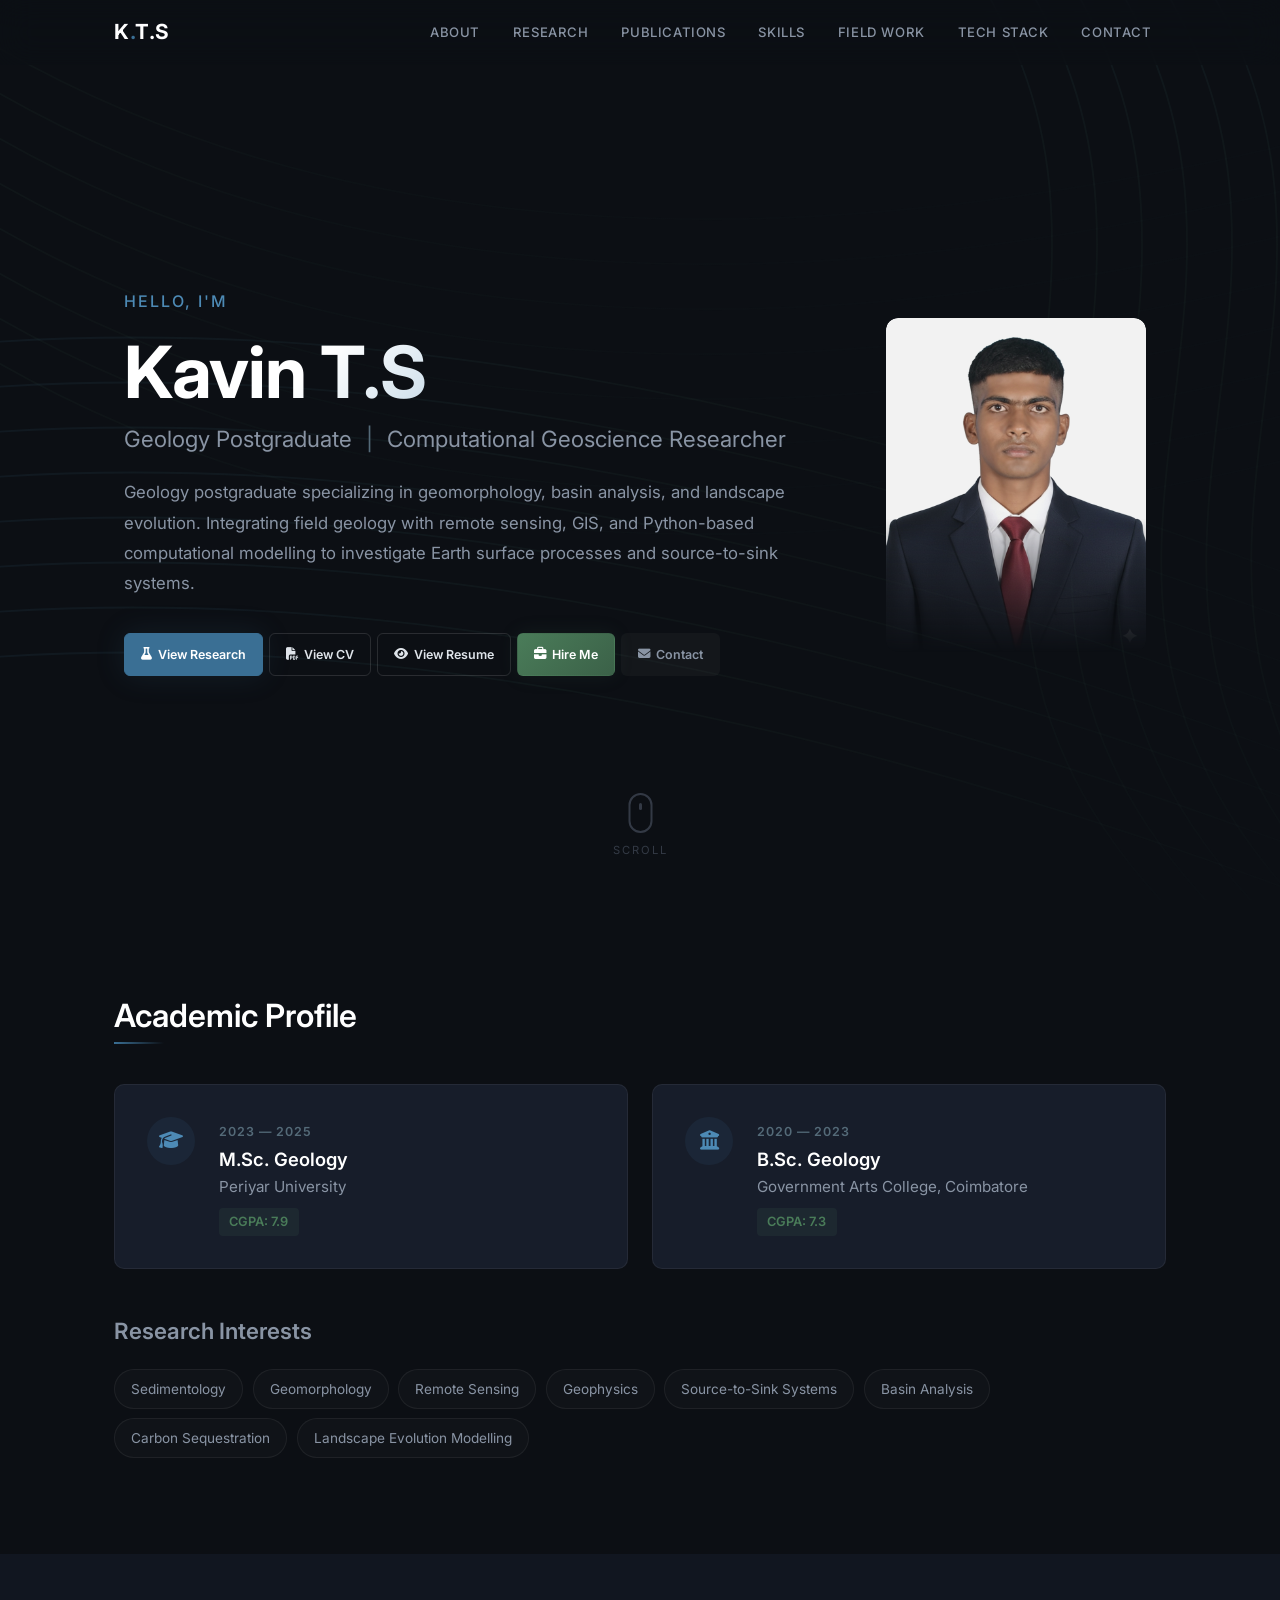
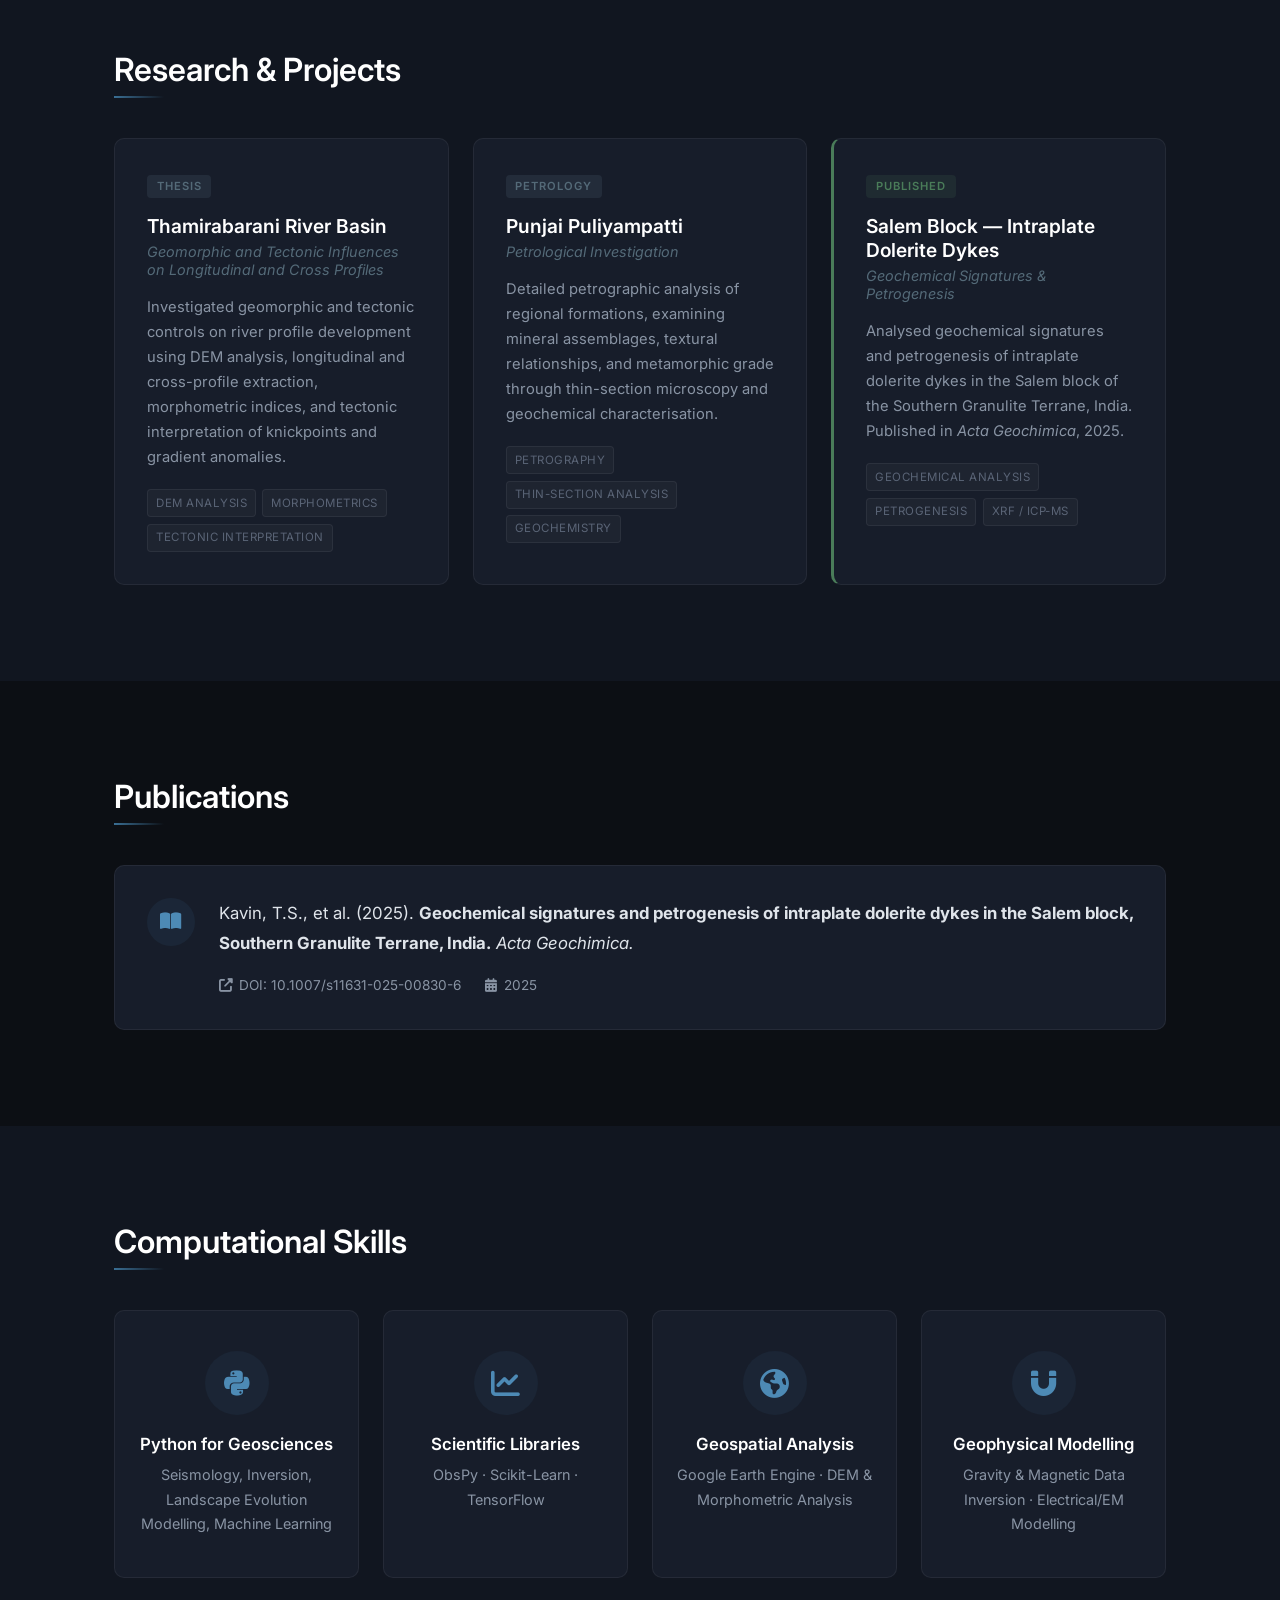
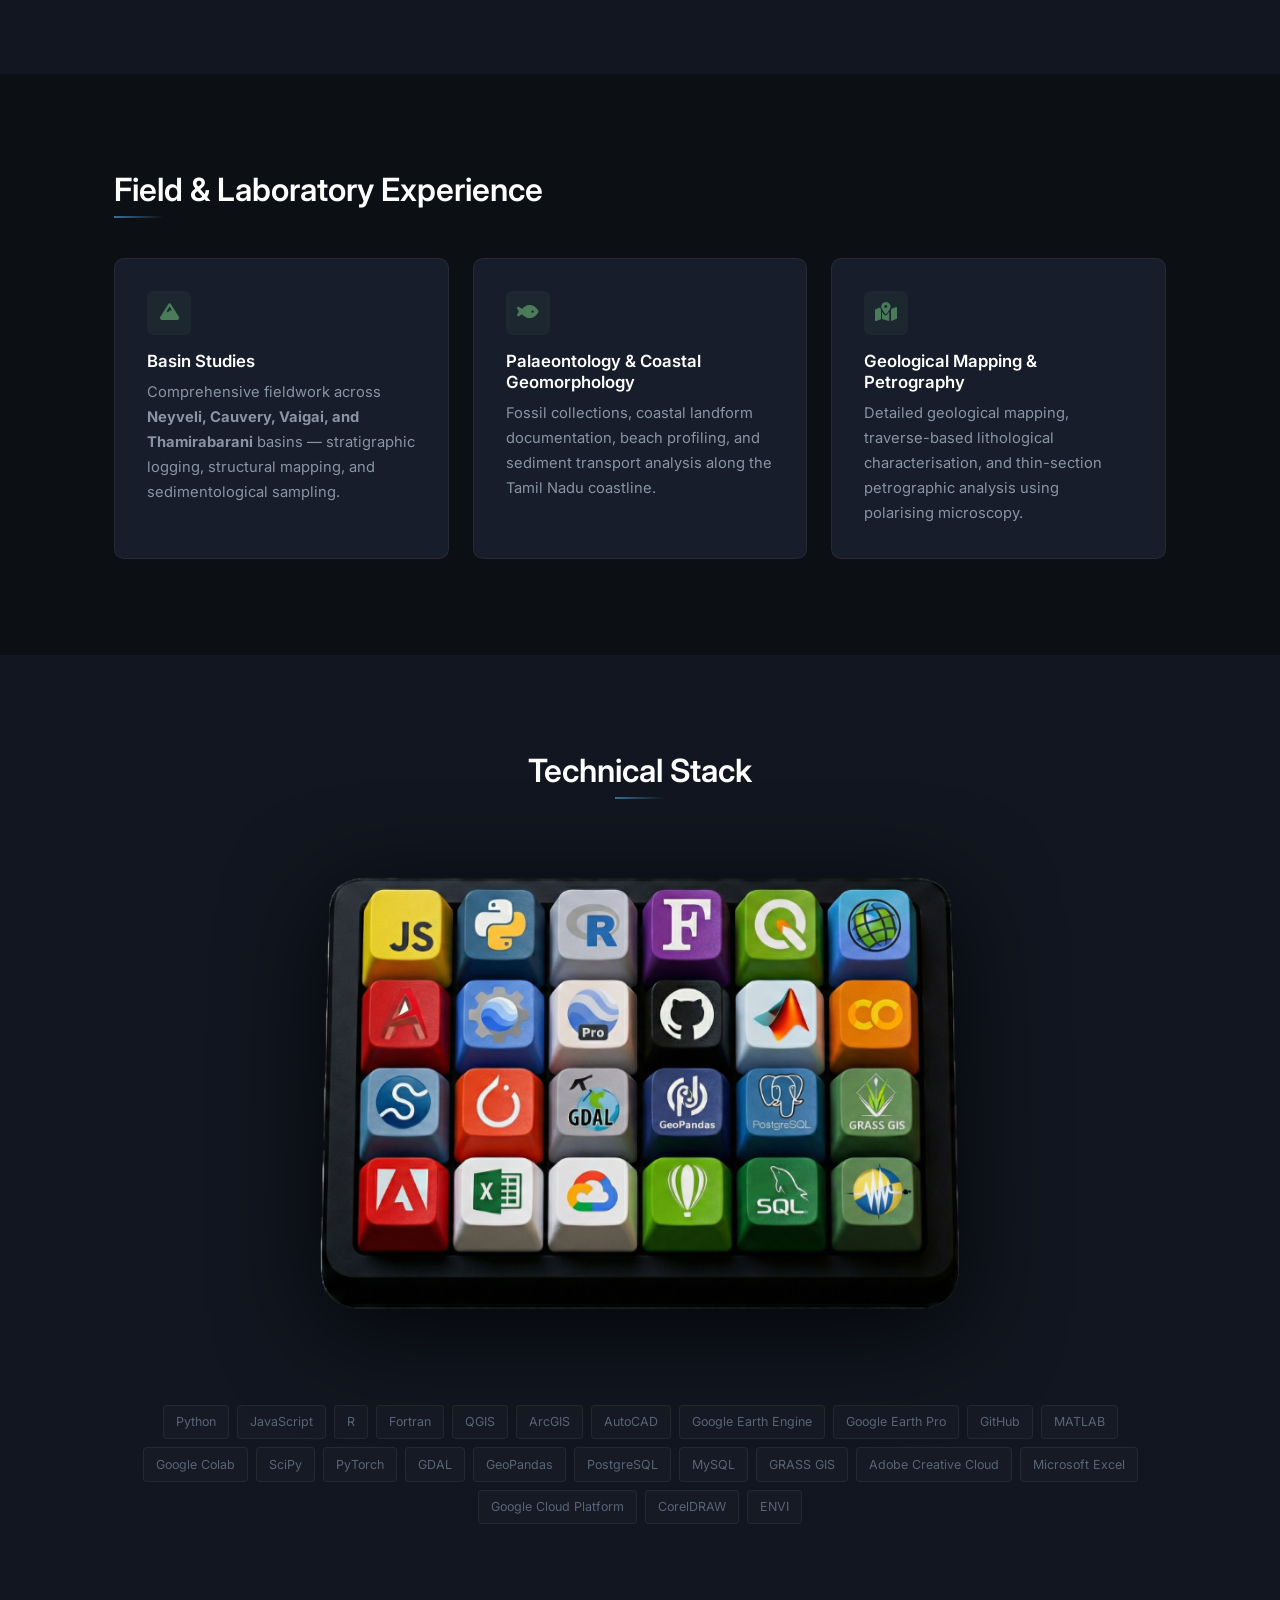
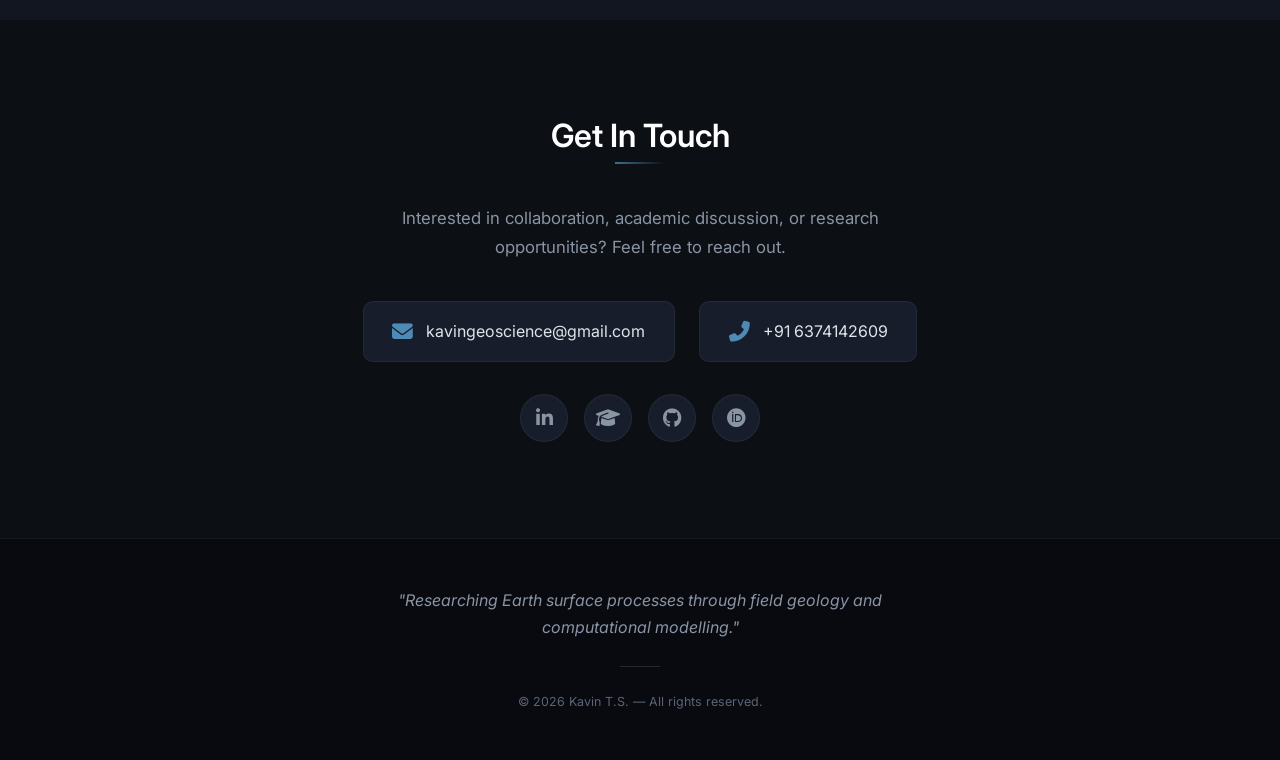
<file: index.html>
<!DOCTYPE html>
<html lang="en">

<head>
    <meta charset="UTF-8">
    <meta name="viewport" content="width=device-width, initial-scale=1.0">
    <title>Kavin T.S | Geology Postgraduate &amp; Computational Geoscience Researcher</title>
    <meta name="description"
        content="Kavin T.S — Geology postgraduate specializing in geomorphology, basin analysis, landscape evolution, remote sensing, GIS, and Python-based computational modelling.">
    <link rel="preconnect" href="https://fonts.googleapis.com">
    <link rel="preconnect" href="https://fonts.gstatic.com" crossorigin>
    <link
        href="https://fonts.googleapis.com/css2?family=Inter:wght@300;400;500;600;700&family=Source+Sans+3:ital,wght@0,400;0,600;1,400&display=swap"
        rel="stylesheet">
    <link rel="stylesheet" href="https://cdnjs.cloudflare.com/ajax/libs/font-awesome/6.5.1/css/all.min.css"
        integrity="sha512-DTOQO9RWCH3ppGqcWaEA1BIZOC6xxalwEsw9c2QQeAIftl+Vegovlnee1c9QX4TctnWMn13TZye+giMm8e2LwA=="
        crossorigin="anonymous" referrerpolicy="no-referrer" />
    <link rel="stylesheet" href="styles.css?v=6">
</head>

<body>

    <!-- ═══════════════ NAVIGATION ═══════════════ -->
    <nav id="navbar">
        <div class="nav-container">
            <a href="#hero" class="nav-logo">
                <span class="desktop-logo">K<span class="logo-dot">.</span>T.S</span>
                <span class="mobile-logo">kavin earthscience</span>
            </a>
            <button class="nav-toggle" id="navToggle" aria-label="Toggle navigation">
                <span></span><span></span><span></span>
            </button>
            <ul class="nav-links" id="navLinks">
                <li><a href="#about">About</a></li>
                <li><a href="#research">Research</a></li>
                <li><a href="#publications">Publications</a></li>
                <li><a href="#skills">Skills</a></li>
                <li><a href="#field-experience">Field Work</a></li>
                <li><a href="#tech-stack">Tech Stack</a></li>
                <li><a href="#contact">Contact</a></li>
            </ul>
        </div>
    </nav>

    <!-- ═══════════════ HERO ═══════════════ -->
    <section id="hero" class="hero">
        <div class="hero-bg-grid">
            <!-- Custom Topographic Contour SVG -->
            <svg class="contour-bg-svg modern-contour" viewBox="0 0 1000 600" preserveAspectRatio="xMidYMid slice"
                xmlns="http://www.w3.org/2000/svg">
                <!-- Sleek glowing gradient -->
                <defs>
                    <linearGradient id="neon-contour" x1="0%" y1="0%" x2="100%" y2="100%">
                        <stop offset="0%" stop-color="rgba(58, 111, 148, 0.3)" />
                        <stop offset="40%" stop-color="rgba(74, 124, 89, 0.15)" />
                        <stop offset="100%" stop-color="rgba(38, 59, 74, 0.05)" />
                    </linearGradient>
                </defs>

                <g fill="none" stroke="url(#neon-contour)" stroke-width="1.2" stroke-linecap="round"
                    stroke-linejoin="round" opacity="0.7">
                    <!-- Smooth, sweeping parallel contour lines (Abstract Digital Topology) -->
                    <!-- Curve Group 1 (Top Left sweeping to Bottom Right) -->
                    <path d="M-100,-100 Q300,300 1100,50" />
                    <path d="M-100,-70 Q300,330 1100,80" />
                    <path d="M-100,-40 Q300,360 1100,110" />
                    <path d="M-100,-10 Q300,390 1100,140" />
                    <path d="M-100,20 Q300,420 1100,170" />
                    <path d="M-100,50 Q300,450 1100,200" />
                    <path d="M-100,80 Q300,480 1100,230" />
                    <path d="M-100,110 Q300,510 1100,260" />

                    <!-- Curve Group 2 (Bottom Left sweeping up) -->
                    <path d="M-100,250 Q400,150 1100,450" />
                    <path d="M-100,280 Q400,180 1100,480" />
                    <path d="M-100,310 Q400,210 1100,510" />
                    <path d="M-100,340 Q400,240 1100,540" />
                    <path d="M-100,370 Q400,270 1100,570" />
                    <path d="M-100,400 Q400,300 1100,600" />
                    <path d="M-100,430 Q400,330 1100,630" />
                    <path d="M-100,460 Q400,360 1100,660" />

                    <!-- Curve Group 3 (Right edge looping contour) -->
                    <path d="M700,-50 C900,200 600,400 900,650" />
                    <path d="M730,-50 C930,200 630,400 930,650" />
                    <path d="M760,-50 C960,200 660,400 960,650" />
                    <path d="M790,-50 C990,200 690,400 990,650" />
                    <path d="M820,-50 C1020,200 720,400 1020,650" />
                    <path d="M850,-50 C1050,200 750,400 1050,650" />
                </g>
            </svg>
        </div>
        <div class="container hero-content hero-split">
            <div class="hero-text">
                <p class="hero-greeting reveal">Hello, I'm</p>
                <h1 class="hero-name reveal reveal-delay-1">Kavin T.S</h1>
                <h2 class="hero-title reveal reveal-delay-2">Geology Postgraduate <span class="separator">|</span>
                    Computational Geoscience Researcher</h2>
                <p class="hero-bio reveal reveal-delay-3">
                    Geology postgraduate specializing in geomorphology, basin analysis, and landscape evolution.
                    Integrating field geology with remote sensing, GIS, and Python-based computational modelling
                    to investigate Earth surface processes and source-to-sink systems.
                </p>
                <div class="hero-cta reveal reveal-delay-4">
                    <a href="#research" class="btn btn-primary"><i class="fas fa-flask"></i> View Research</a>
                    <a href="https://drive.google.com/file/d/1QeUyWlSVdNeMeGnSljXyCUN3sWO5cyZz/view"
                        class="btn btn-outline" target="_blank"><i class="fas fa-file-pdf"></i> View CV</a>
                    <a href="https://drive.google.com/file/d/1eDrjdQ4OCLkUKcmGS8qGzDonQkTDYOx6/view"
                        class="btn btn-outline" target="_blank"><i class="fas fa-eye"></i> View Resume</a>
                    <a href="hire-me.html" class="btn btn-hire"><i class="fas fa-briefcase"></i> Hire Me</a>
                    <a href="#contact" class="btn btn-ghost"><i class="fas fa-envelope"></i> Contact</a>
                </div>
            </div>
            <div class="hero-photo reveal reveal-delay-2">
                <div class="photo-contour">
                    <div class="contour-ring contour-ring-1"></div>
                    <div class="contour-ring contour-ring-2"></div>
                    <div class="contour-ring contour-ring-3"></div>
                    <img src="profile.jpg" alt="Kavin T.S" class="profile-img" />
                </div>
            </div>
        </div>
        <div class="scroll-indicator">
            <div class="mouse">
                <div class="mouse-wheel"></div>
            </div>
            <p>Scroll</p>
        </div>
    </section>

    <!-- ═══════════════ ABOUT ═══════════════ -->
    <section id="about" class="section">
        <div class="container">
            <h2 class="section-heading reveal">Academic Profile</h2>

            <div class="education-grid">
                <div class="edu-card card reveal">
                    <div class="edu-icon"><i class="fas fa-graduation-cap"></i></div>
                    <div class="edu-details">
                        <span class="edu-period">2023 — 2025</span>
                        <h3>M.Sc. Geology</h3>
                        <p class="edu-institution">Periyar University</p>
                        <span class="edu-gpa">CGPA: 7.9</span>
                    </div>
                </div>
                <div class="edu-card card reveal reveal-delay-1">
                    <div class="edu-icon"><i class="fas fa-university"></i></div>
                    <div class="edu-details">
                        <span class="edu-period">2020 — 2023</span>
                        <h3>B.Sc. Geology</h3>
                        <p class="edu-institution">Government Arts College, Coimbatore</p>
                        <span class="edu-gpa">CGPA: 7.3</span>
                    </div>
                </div>
            </div>

            <h3 class="subsection-heading reveal">Research Interests</h3>
            <div class="tags reveal">
                <span class="tag">Sedimentology</span>
                <span class="tag">Geomorphology</span>
                <span class="tag">Remote Sensing</span>
                <span class="tag">Geophysics</span>
                <span class="tag">Source-to-Sink Systems</span>
                <span class="tag">Basin Analysis</span>
                <span class="tag">Carbon Sequestration</span>
                <span class="tag">Landscape Evolution Modelling</span>
            </div>
        </div>
    </section>

    <!-- ═══════════════ RESEARCH ═══════════════ -->
    <section id="research" class="section section-alt">
        <div class="container">
            <h2 class="section-heading reveal">Research &amp; Projects</h2>

            <div class="project-grid">
                <article class="project-card card reveal">
                    <div class="project-status">Thesis</div>
                    <h3>Thamirabarani River Basin</h3>
                    <h4>Geomorphic and Tectonic Influences on Longitudinal and Cross Profiles</h4>
                    <p>Investigated geomorphic and tectonic controls on river profile development using DEM analysis,
                        longitudinal and cross-profile extraction, morphometric indices, and tectonic interpretation of
                        knickpoints and gradient anomalies.</p>
                    <div class="project-methods">
                        <span>DEM Analysis</span>
                        <span>Morphometrics</span>
                        <span>Tectonic Interpretation</span>
                    </div>
                </article>

                <article class="project-card card reveal reveal-delay-1">
                    <div class="project-status">Petrology</div>
                    <h3>Punjai Puliyampatti</h3>
                    <h4>Petrological Investigation</h4>
                    <p>Detailed petrographic analysis of regional formations, examining mineral assemblages, textural
                        relationships, and metamorphic grade through thin-section microscopy and geochemical
                        characterisation.</p>
                    <div class="project-methods">
                        <span>Petrography</span>
                        <span>Thin-Section Analysis</span>
                        <span>Geochemistry</span>
                    </div>
                </article>

                <article class="project-card card featured reveal reveal-delay-2">
                    <div class="project-status published">Published</div>
                    <h3>Salem Block — Intraplate Dolerite Dykes</h3>
                    <h4>Geochemical Signatures &amp; Petrogenesis</h4>
                    <p>Analysed geochemical signatures and petrogenesis of intraplate dolerite dykes in the Salem block
                        of the Southern Granulite Terrane, India. Published in <em>Acta Geochimica</em>, 2025.</p>
                    <div class="project-methods">
                        <span>Geochemical Analysis</span>
                        <span>Petrogenesis</span>
                        <span>XRF / ICP-MS</span>
                    </div>
                </article>
            </div>
        </div>
    </section>

    <!-- ═══════════════ PUBLICATIONS ═══════════════ -->
    <section id="publications" class="section">
        <div class="container">
            <h2 class="section-heading reveal">Publications</h2>

            <div class="publication-card card reveal">
                <div class="pub-icon"><i class="fas fa-book-open"></i></div>
                <div class="pub-content">
                    <p class="pub-citation">
                        Kavin, T.S., et al. (2025). <strong>Geochemical signatures and petrogenesis of intraplate
                            dolerite dykes in the Salem block, Southern Granulite Terrane, India.</strong> <em>Acta
                            Geochimica.</em>
                    </p>
                    <div class="pub-meta">
                        <a href="https://doi.org/10.1007/s11631-025-00830-6" class="pub-doi" target="_blank"><i
                                class="fas fa-external-link-alt"></i> DOI: 10.1007/s11631-025-00830-6</a>
                        <span class="pub-year"><i class="fas fa-calendar-alt"></i> 2025</span>
                    </div>
                </div>
            </div>
        </div>
    </section>

    <!-- ═══════════════ COMPUTATIONAL SKILLS ═══════════════ -->
    <section id="skills" class="section section-alt">
        <div class="container">
            <h2 class="section-heading reveal">Computational Skills</h2>

            <div class="skills-grid">
                <div class="skill-card card reveal">
                    <div class="skill-icon-wrap"><i class="fab fa-python"></i></div>
                    <h3>Python for Geosciences</h3>
                    <p>Seismology, Inversion, Landscape Evolution Modelling, Machine Learning</p>
                </div>
                <div class="skill-card card reveal reveal-delay-1">
                    <div class="skill-icon-wrap"><i class="fas fa-chart-line"></i></div>
                    <h3>Scientific Libraries</h3>
                    <p>ObsPy · Scikit-Learn · TensorFlow</p>
                </div>
                <div class="skill-card card reveal reveal-delay-2">
                    <div class="skill-icon-wrap"><i class="fas fa-globe-americas"></i></div>
                    <h3>Geospatial Analysis</h3>
                    <p>Google Earth Engine · DEM &amp; Morphometric Analysis</p>
                </div>
                <div class="skill-card card reveal reveal-delay-3">
                    <div class="skill-icon-wrap"><i class="fas fa-magnet"></i></div>
                    <h3>Geophysical Modelling</h3>
                    <p>Gravity &amp; Magnetic Data Inversion · Electrical/EM Modelling</p>
                </div>
            </div>
        </div>
    </section>

    <!-- ═══════════════ FIELD EXPERIENCE ═══════════════ -->
    <section id="field-experience" class="section">
        <div class="container">
            <h2 class="section-heading reveal">Field &amp; Laboratory Experience
            </h2>

            <div class="experience-grid">
                <div class="exp-item card reveal">
                    <div class="exp-icon"><i class="fas fa-mountain"></i></div>
                    <h3>Basin Studies</h3>
                    <p>Comprehensive fieldwork across <strong>Neyveli, Cauvery, Vaigai, and Thamirabarani</strong>
                        basins — stratigraphic logging, structural mapping, and sedimentological sampling.</p>
                </div>
                <div class="exp-item card reveal reveal-delay-1">
                    <div class="exp-icon"><i class="fas fa-fish"></i></div>
                    <h3>Palaeontology &amp; Coastal Geomorphology</h3>
                    <p>Fossil collections, coastal landform documentation, beach profiling, and sediment transport
                        analysis along the Tamil Nadu coastline.</p>
                </div>
                <div class="exp-item card reveal reveal-delay-2">
                    <div class="exp-icon"><i class="fas fa-map-marked-alt"></i></div>
                    <h3>Geological Mapping &amp; Petrography</h3>
                    <p>Detailed geological mapping, traverse-based lithological characterisation, and thin-section
                        petrographic analysis using polarising microscopy.</p>
                </div>
            </div>
        </div>
    </section>

    <!-- ═══════════════ TECHNICAL STACK ═══════════════ -->
    <section id="tech-stack" class="section section-alt">
        <div class="container">
            <h2 class="section-heading center reveal">Technical Stack</h2>

            <div class="tech-image-wrapper reveal">
                <img src="assets/tech_stack_logos.png"
                    alt="3D visualization of technical tools including Python, QGIS, MATLAB, Google Earth Engine, and more"
                    class="tech-image" loading="lazy">
                <div class="tech-image-overlay"></div>
            </div>

            <div class="tech-tags reveal">
                <span>Python</span><span>JavaScript</span><span>R</span><span>Fortran</span>
                <span>QGIS</span><span>ArcGIS</span><span>AutoCAD</span><span>Google Earth Engine</span>
                <span>Google Earth Pro</span><span>GitHub</span><span>MATLAB</span><span>Google Colab</span>
                <span>SciPy</span><span>PyTorch</span><span>GDAL</span><span>GeoPandas</span>
                <span>PostgreSQL</span><span>MySQL</span><span>GRASS GIS</span><span>Adobe Creative Cloud</span>
                <span>Microsoft Excel</span><span>Google Cloud Platform</span><span>CorelDRAW</span><span>ENVI</span>
            </div>
        </div>
    </section>

    <!-- ═══════════════ CONTACT ═══════════════ -->
    <section id="contact" class="section">
        <div class="container contact-container">
            <h2 class="section-heading center reveal">Get In Touch</h2>
            <p class="contact-tagline reveal">Interested in collaboration, academic discussion, or research
                opportunities? Feel free to reach out.</p>

            <div class="contact-grid reveal">
                <a href="mailto:kavingeoscience@gmail.com" class="contact-card card">
                    <i class="fas fa-envelope"></i>
                    <span>kavingeoscience@gmail.com</span>
                </a>
                <a href="tel:+916374142609" class="contact-card card">
                    <i class="fas fa-phone-alt"></i>
                    <span>+91 6374142609</span>
                </a>
            </div>

            <div class="social-row reveal">
                <a href="https://www.linkedin.com/in/kavin-t-s-078b97285/" class="social-btn" target="_blank"
                    title="LinkedIn"><i class="fab fa-linkedin-in"></i></a>
                <a href="https://scholar.google.com/citations?hl=en&user=2BEOx8AAAAAJ" class="social-btn"
                    target="_blank" title="Google Scholar"><i class="fas fa-graduation-cap"></i></a>
                <a href="https://github.com/EarthCode-Kavin" class="social-btn" target="_blank" title="GitHub"><i
                        class="fab fa-github"></i></a>
                <a href="https://orcid.org/0009-0003-7186-1051" class="social-btn" target="_blank" title="ORCID"><i
                        class="fab fa-orcid"></i></a>
            </div>
        </div>
    </section>

    <!-- ═══════════════ FOOTER ═══════════════ -->
    <footer id="footer">
        <div class="container">
            <p class="footer-quote">"Researching Earth surface processes through field geology and computational
                modelling."</p>
            <div class="footer-divider"></div>
            <p class="footer-copy">&copy; 2026 Kavin T.S. &mdash; All rights reserved.</p>
        </div>
    </footer>

    <script src="script.js"></script>
</body>

</html>
</file>
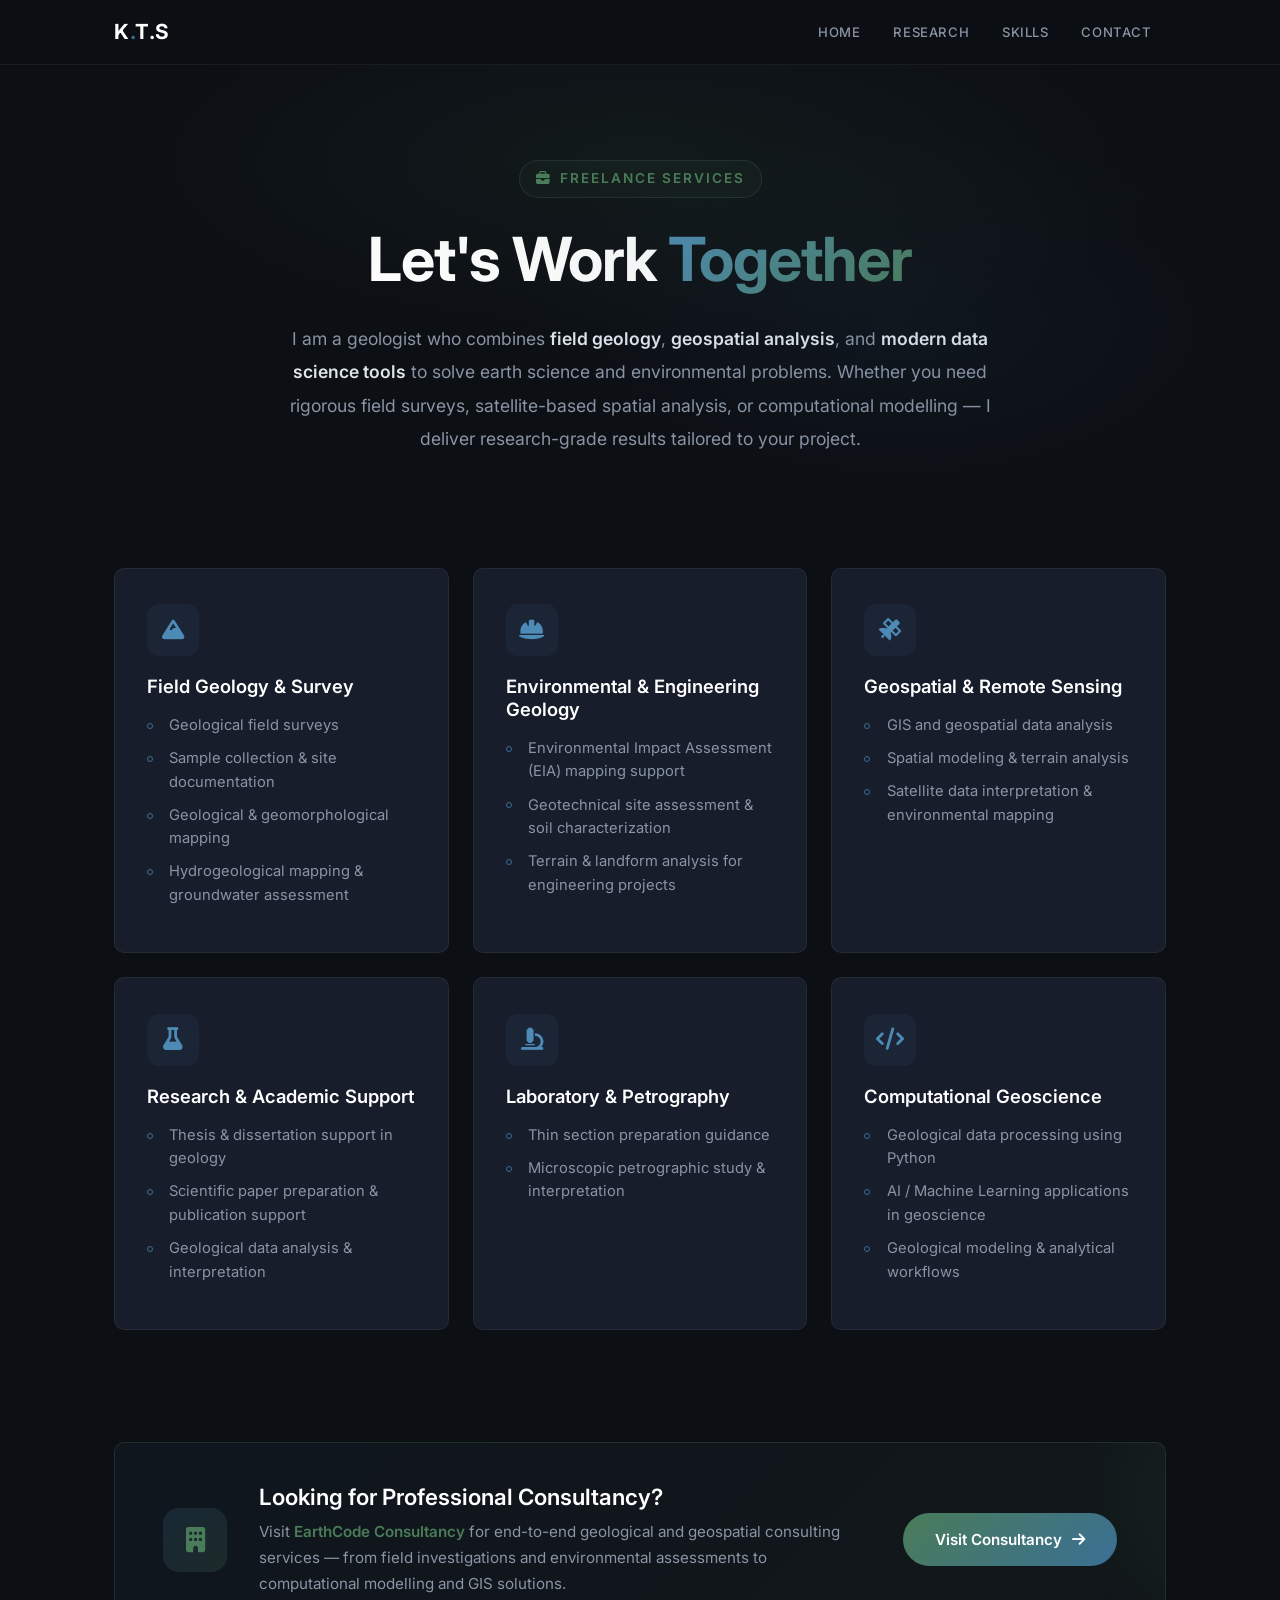
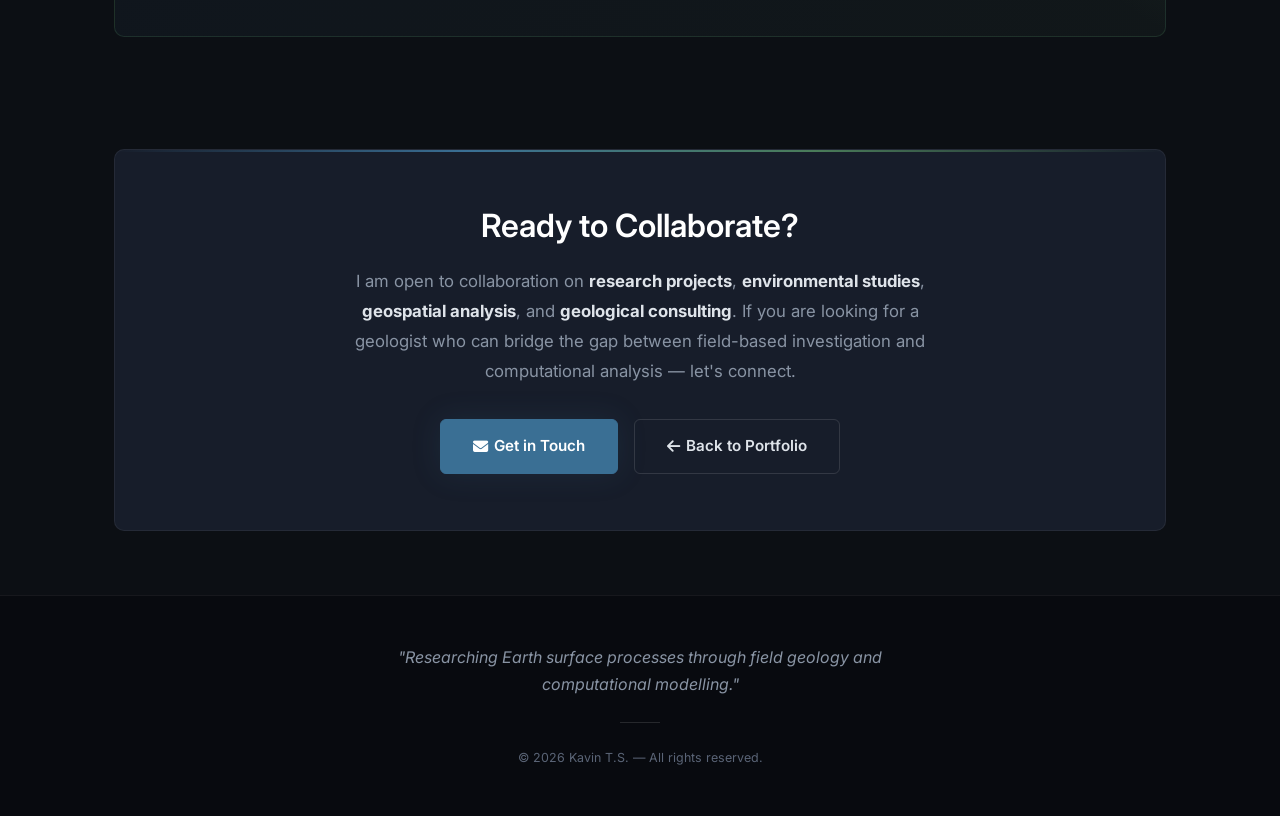
<file: hire-me.html>
<!DOCTYPE html>
<html lang="en">

<head>
    <meta charset="UTF-8">
    <meta name="viewport" content="width=device-width, initial-scale=1.0">
    <title>Hire Me — Kavin T.S | Freelance Geologist &amp; Geospatial Analyst</title>
    <meta name="description"
        content="Hire Kavin T.S for freelance geological surveys, geospatial analysis, remote sensing, computational geoscience, and research support.">
    <link rel="preconnect" href="https://fonts.googleapis.com">
    <link rel="preconnect" href="https://fonts.gstatic.com" crossorigin>
    <link
        href="https://fonts.googleapis.com/css2?family=Inter:wght@300;400;500;600;700&family=Source+Sans+3:ital,wght@0,400;0,600;1,400&display=swap"
        rel="stylesheet">
    <link rel="stylesheet" href="https://cdnjs.cloudflare.com/ajax/libs/font-awesome/6.5.1/css/all.min.css"
        integrity="sha512-DTOQO9RWCH3ppGqcWaEA1BIZOC6xxalwEsw9c2QQeAIftl+Vegovlnee1c9QX4TctnWMn13TZye+giMm8e2LwA=="
        crossorigin="anonymous" referrerpolicy="no-referrer" />
    <link rel="stylesheet" href="styles.css?v=2">
    <link rel="stylesheet" href="hire-me.css?v=2">
</head>

<body>

    <!-- ═══════════════ NAVIGATION ═══════════════ -->
    <nav id="navbar" class="scrolled">
        <div class="nav-container">
            <a href="index.html" class="nav-logo">K<span class="logo-dot">.</span>T.S</a>
            <button class="nav-toggle" id="navToggle" aria-label="Toggle navigation">
                <span></span><span></span><span></span>
            </button>
            <ul class="nav-links" id="navLinks">
                <li><a href="index.html">Home</a></li>
                <li><a href="index.html#research">Research</a></li>
                <li><a href="index.html#skills">Skills</a></li>
                <li><a href="index.html#contact">Contact</a></li>
            </ul>
        </div>
    </nav>

    <!-- ═══════════════ HIRE ME HERO ═══════════════ -->
    <section class="hire-hero">
        <div class="hire-hero-bg"></div>
        <div class="container">
            <p class="hire-label"><i class="fas fa-briefcase"></i> Freelance Services</p>
            <h1 class="hire-heading">Let's Work <span class="text-accent">Together</span></h1>
            <p class="hire-intro">
                I am a geologist who combines <strong>field geology</strong>, <strong>geospatial analysis</strong>,
                and <strong>modern data science tools</strong> to solve earth science and environmental problems.
                Whether you need rigorous field surveys, satellite-based spatial analysis, or computational modelling
                — I deliver research-grade results tailored to your project.
            </p>
        </div>
    </section>

    <!-- ═══════════════ SERVICES ═══════════════ -->
    <section class="hire-services section">
        <div class="container">

            <div class="services-grid">

                <!-- Card 1 -->
                <div class="service-card">
                    <div class="service-icon"><i class="fas fa-mountain"></i></div>
                    <h3>Field Geology &amp; Survey</h3>
                    <ul>
                        <li>Geological field surveys</li>
                        <li>Sample collection &amp; site documentation</li>
                        <li>Geological &amp; geomorphological mapping</li>
                        <li>Hydrogeological mapping &amp; groundwater assessment</li>
                    </ul>
                </div>

                <!-- Card 2 -->
                <div class="service-card">
                    <div class="service-icon"><i class="fas fa-hard-hat"></i></div>
                    <h3>Environmental &amp; Engineering Geology</h3>
                    <ul>
                        <li>Environmental Impact Assessment (EIA) mapping support</li>
                        <li>Geotechnical site assessment &amp; soil characterization</li>
                        <li>Terrain &amp; landform analysis for engineering projects</li>
                    </ul>
                </div>

                <!-- Card 3 -->
                <div class="service-card">
                    <div class="service-icon"><i class="fas fa-satellite"></i></div>
                    <h3>Geospatial &amp; Remote Sensing</h3>
                    <ul>
                        <li>GIS and geospatial data analysis</li>
                        <li>Spatial modeling &amp; terrain analysis</li>
                        <li>Satellite data interpretation &amp; environmental mapping</li>
                    </ul>
                </div>

                <!-- Card 4 -->
                <div class="service-card">
                    <div class="service-icon"><i class="fas fa-flask"></i></div>
                    <h3>Research &amp; Academic Support</h3>
                    <ul>
                        <li>Thesis &amp; dissertation support in geology</li>
                        <li>Scientific paper preparation &amp; publication support</li>
                        <li>Geological data analysis &amp; interpretation</li>
                    </ul>
                </div>

                <!-- Card 5 -->
                <div class="service-card">
                    <div class="service-icon"><i class="fas fa-microscope"></i></div>
                    <h3>Laboratory &amp; Petrography</h3>
                    <ul>
                        <li>Thin section preparation guidance</li>
                        <li>Microscopic petrographic study &amp; interpretation</li>
                    </ul>
                </div>

                <!-- Card 6 -->
                <div class="service-card">
                    <div class="service-icon"><i class="fas fa-code"></i></div>
                    <h3>Computational Geoscience</h3>
                    <ul>
                        <li>Geological data processing using Python</li>
                        <li>AI / Machine Learning applications in geoscience</li>
                        <li>Geological modeling &amp; analytical workflows</li>
                    </ul>
                </div>

            </div>
        </div>
    </section>

    <!-- ═══════════════ CONSULTANCY BANNER ═══════════════ -->
    <section class="consultancy-banner section">
        <div class="container">
            <div class="consultancy-card">
                <div class="consultancy-glow"></div>
                <div class="consultancy-content">
                    <div class="consultancy-icon">
                        <i class="fas fa-building"></i>
                    </div>
                    <div class="consultancy-text">
                        <h2>Looking for Professional Consultancy?</h2>
                        <p>
                            Visit <strong>EarthCode Consultancy</strong> for end-to-end geological and geospatial
                            consulting services — from field investigations and environmental assessments to
                            computational modelling and GIS solutions.
                        </p>
                    </div>
                    <a href="https://earthcode-kavin.github.io/Kavin_consultancy/" target="_blank"
                        rel="noopener noreferrer" class="btn btn-consultancy btn-lg">
                        <span>Visit Consultancy</span>
                        <i class="fas fa-arrow-right"></i>
                    </a>
                </div>
            </div>
        </div>
    </section>

    <!-- ═══════════════ CTA ═══════════════ -->
    <section class="hire-cta section">
        <div class="container">
            <div class="cta-card">
                <h2>Ready to Collaborate?</h2>
                <p>
                    I am open to collaboration on <strong>research projects</strong>,
                    <strong>environmental studies</strong>, <strong>geospatial analysis</strong>,
                    and <strong>geological consulting</strong>. If you are looking for a geologist who can
                    bridge the gap between field-based investigation and computational analysis — let's connect.
                </p>
                <div class="cta-buttons">
                    <a href="mailto:kavingeoscience@gmail.com" class="btn btn-primary btn-lg">
                        <i class="fas fa-envelope"></i> Get in Touch
                    </a>
                    <a href="index.html#contact" class="btn btn-outline btn-lg">
                        <i class="fas fa-arrow-left"></i> Back to Portfolio
                    </a>
                </div>
            </div>
        </div>
    </section>

    <!-- ═══════════════ FOOTER ═══════════════ -->
    <footer id="footer">
        <div class="container">
            <p class="footer-quote">"Researching Earth surface processes through field geology and computational
                modelling."</p>
            <div class="footer-divider"></div>
            <p class="footer-copy">&copy; 2026 Kavin T.S. &mdash; All rights reserved.</p>
        </div>
    </footer>

    <script>
        // Mobile nav toggle
        const navToggle = document.getElementById('navToggle');
        const navLinks = document.getElementById('navLinks');
        if (navToggle) {
            navToggle.addEventListener('click', () => {
                navToggle.classList.toggle('active');
                navLinks.classList.toggle('open');
            });
        }
    </script>
</body>

</html>
</file>
<file: styles.css>
/* ══════════════════════════════════════════════════════
   DESIGN TOKENS
   ══════════════════════════════════════════════════════ */
:root {
    /* ── Backgrounds ── */
    --bg-primary: #0c0f14;
    --bg-secondary: #111620;
    --bg-card: #171d2a;
    --bg-card-hover: #1c2436;

    /* ── Earth-tone Accents ── */
    --accent-blue: #3a6f94;
    --accent-blue-light: #4d8ab5;
    --accent-green: #4a7c59;
    --accent-green-muted: #3b6148;
    --accent-slate: #546a78;
    --accent-warm: #7c6a4f;

    /* ── Text ── */
    --text-primary: #dfe4ea;
    --text-secondary: #8994a4;
    --text-muted: #5a6476;

    /* ── Borders ── */
    --border: rgba(255, 255, 255, 0.06);
    --border-hover: rgba(255, 255, 255, 0.12);

    /* ── Misc ── */
    --glow-blue: 0 0 30px rgba(58, 111, 148, 0.15);
    --glow-green: 0 0 20px rgba(74, 124, 89, 0.12);
    --radius: 10px;
    --radius-sm: 6px;
    --transition: all 0.35s cubic-bezier(0.25, 0.8, 0.25, 1);

    /* ── Typography ── */
    --font-sans: 'Inter', 'Source Sans 3', -apple-system, BlinkMacSystemFont, 'Segoe UI', sans-serif;
}

/* ══════════════════════════════════════════════════════
   RESET & BASE
   ══════════════════════════════════════════════════════ */
*,
*::before,
*::after {
    margin: 0;
    padding: 0;
    box-sizing: border-box;
}

html {
    scroll-behavior: smooth;
    scroll-padding-top: 80px;
    font-size: 16px;
}

body {
    font-family: var(--font-sans);
    background-color: var(--bg-primary);
    color: var(--text-primary);
    line-height: 1.7;
    overflow-x: hidden;
    -webkit-font-smoothing: antialiased;
    -moz-osx-font-smoothing: grayscale;
}

::selection {
    background: var(--accent-blue);
    color: #fff;
}

img {
    max-width: 100%;
    height: auto;
    display: block;
}

a {
    color: var(--accent-blue-light);
    text-decoration: none;
    transition: var(--transition);
}

a:hover {
    color: #fff;
}

h1,
h2,
h3,
h4 {
    color: #fff;
    font-weight: 600;
    line-height: 1.25;
}

.container {
    max-width: 1100px;
    margin: 0 auto;
    padding: 0 1.5rem;
}

/* ══════════════════════════════════════════════════════
   NAVIGATION
   ══════════════════════════════════════════════════════ */
#navbar {
    position: fixed;
    top: 0;
    left: 0;
    right: 0;
    z-index: 1000;
    background: rgba(12, 15, 20, 0.6);
    backdrop-filter: blur(16px);
    -webkit-backdrop-filter: blur(16px);
    border-bottom: 1px solid transparent;
    transition: var(--transition);
}

#navbar.scrolled {
    background: rgba(12, 15, 20, 0.92);
    border-bottom-color: var(--border);
}

.nav-container {
    max-width: 1100px;
    margin: 0 auto;
    padding: 0 1.5rem;
    display: flex;
    align-items: center;
    justify-content: space-between;
    height: 64px;
}

.nav-logo {
    font-weight: 700;
    font-size: 1.3rem;
    color: #fff;
    letter-spacing: 0.5px;
    white-space: nowrap;
}

.logo-dot {
    color: var(--accent-blue);
}

.mobile-logo {
    display: none;
    font-size: 1.1rem;
    letter-spacing: 0;
}

.nav-links {
    list-style: none;
    display: flex;
    gap: 0.25rem;
}

.nav-links a {
    display: block;
    padding: 0.5rem 0.9rem;
    font-size: 0.82rem;
    font-weight: 500;
    color: var(--text-secondary);
    letter-spacing: 0.6px;
    text-transform: uppercase;
    border-radius: var(--radius-sm);
    transition: var(--transition);
}

.nav-links a:hover {
    color: #fff;
    background: rgba(255, 255, 255, 0.04);
}

/* Hamburger */
.nav-toggle {
    display: none;
    background: none;
    border: none;
    cursor: pointer;
    width: 28px;
    height: 20px;
    position: relative;
}

.nav-toggle span {
    display: block;
    width: 100%;
    height: 2px;
    background: var(--text-primary);
    border-radius: 2px;
    position: absolute;
    left: 0;
    transition: var(--transition);
}

.nav-toggle span:nth-child(1) {
    top: 0;
}

.nav-toggle span:nth-child(2) {
    top: 9px;
}

.nav-toggle span:nth-child(3) {
    top: 18px;
}

.nav-toggle.active span:nth-child(1) {
    transform: rotate(45deg);
    top: 9px;
}

.nav-toggle.active span:nth-child(2) {
    opacity: 0;
}

.nav-toggle.active span:nth-child(3) {
    transform: rotate(-45deg);
    top: 9px;
}

/* ══════════════════════════════════════════════════════
   HERO
   ══════════════════════════════════════════════════════ */
.hero {
    min-height: 100vh;
    display: flex;
    align-items: center;
    position: relative;
    overflow: hidden;
    padding-top: 64px;
}

.hero-bg-grid {
    position: absolute;
    inset: 0;
    overflow: hidden;
    pointer-events: none;
}

.contour-bg-svg {
    position: absolute;
    top: 50%;
    left: 50%;
    width: 100%;
    height: 100%;
    min-width: 1200px;
    /* Ensure lines stretch across */
    transform: translate(-50%, -50%);
    opacity: 0.6;
    /* Softly blend into the dark bg */
}

/* Subtle drifting animation for the modern contour lines */
.modern-contour path {
    animation: drift 25s linear infinite alternate;
}

.modern-contour path:nth-child(even) {
    animation-duration: 35s;
    animation-direction: alternate-reverse;
}

@keyframes drift {
    0% {
        transform: translateY(0) scale(1);
    }

    100% {
        transform: translateY(15px) scale(1.02);
    }
}

.hero-content {
    position: relative;
    z-index: 2;
}

/* ── Hero Split Layout ── */
.hero-split {
    display: flex;
    align-items: center;
    justify-content: space-between;
    gap: 2rem;
    /* Reduced gap so left side has more room */
    max-width: 1150px;
    /* Slightly wider container */
}

.hero-text {
    flex: 1;
    min-width: 0;
}

/* ── Profile Photo — Contour Style ── */
.hero-photo {
    flex-shrink: 0;
    display: flex;
    align-items: center;
    justify-content: flex-end;
    /* Push image right */
    width: 320px;
    /* Give it a fixed boundary so it doesn't take too much space */
}

.photo-contour {
    position: relative;
    width: 280px;
    height: 340px;
    display: flex;
    align-items: flex-end;
    justify-content: center;
}

.contour-ring {
    position: absolute;
    border-radius: 50%;
    border: 1.5px solid transparent;
    pointer-events: none;
    display: none;
}

.contour-ring-1 {
    width: 110%;
    height: 110%;
    border-color: rgba(58, 111, 148, 0.35);
    animation: contourPulse1 6s ease-in-out infinite, contourRotate 25s linear infinite;
    border-style: dashed;
}

.contour-ring-2 {
    width: 125%;
    height: 125%;
    border-color: rgba(74, 124, 89, 0.22);
    animation: contourPulse2 8s ease-in-out infinite, contourRotate 35s linear infinite reverse;
    border-style: dotted;
    border-width: 2px;
}

.contour-ring-3 {
    width: 140%;
    height: 140%;
    border-image: linear-gradient(135deg, rgba(58, 111, 148, 0.18), rgba(74, 124, 89, 0.12), transparent 60%) 1;
    border-width: 1px;
    border-style: solid;
    border-radius: 0;
    border-radius: 50%;
    animation: contourPulse3 10s ease-in-out infinite;
}

.profile-img {
    width: 260px;
    height: auto;
    max-height: 340px;
    object-fit: cover;
    object-position: top center;
    border-radius: 12px;
    position: relative;
    z-index: 2;
    /* Fade bottom edge for cutout / bg-removed look */
    mask-image: linear-gradient(to bottom, black 60%, transparent 100%);
    -webkit-mask-image: linear-gradient(to bottom, black 60%, transparent 100%);
    filter: contrast(1.05) brightness(0.95) grayscale(0.15);
}

@keyframes contourPulse1 {

    0%,
    100% {
        transform: scale(1);
        opacity: 0.7;
    }

    50% {
        transform: scale(1.06);
        opacity: 1;
    }
}

@keyframes contourPulse2 {

    0%,
    100% {
        transform: scale(1);
        opacity: 0.5;
    }

    50% {
        transform: scale(1.04);
        opacity: 0.85;
    }
}

@keyframes contourPulse3 {

    0%,
    100% {
        transform: scale(1) rotate(0deg);
        opacity: 0.3;
    }

    50% {
        transform: scale(1.03) rotate(5deg);
        opacity: 0.6;
    }
}

@keyframes contourRotate {
    from {
        transform: rotate(0deg);
    }

    to {
        transform: rotate(360deg);
    }
}

/* ── Hire Me button ── */
.btn-hire {
    background: linear-gradient(135deg, var(--accent-green), var(--accent-green-muted));
    color: #fff;
    border-color: var(--accent-green);
    box-shadow: var(--glow-green);
}

.btn-hire:hover {
    background: linear-gradient(135deg, #5a9c6b, var(--accent-green));
    border-color: #5a9c6b;
    transform: translateY(-2px);
    box-shadow: 0 0 25px rgba(74, 124, 89, 0.35);
    color: #fff;
}

.hero-greeting {
    font-size: 1rem;
    font-weight: 500;
    color: var(--accent-blue-light);
    letter-spacing: 2px;
    text-transform: uppercase;
    margin-bottom: 0.75rem;
}

.hero-name {
    font-size: clamp(2.5rem, 6vw, 4.5rem);
    font-weight: 700;
    letter-spacing: -1px;
    margin-bottom: 0.5rem;
    background: linear-gradient(135deg, #ffffff 30%, var(--accent-blue-light) 100%);
    -webkit-background-clip: text;
    -webkit-text-fill-color: transparent;
    background-clip: text;
}

.hero-title {
    font-size: clamp(1rem, 2.5vw, 1.4rem);
    font-weight: 400;
    color: var(--text-secondary);
    margin-bottom: 1.5rem;
}

.hero-title .separator {
    color: var(--accent-slate);
    margin: 0 0.5rem;
}

.hero-bio {
    font-size: 1.05rem;
    color: var(--text-secondary);
    max-width: 680px;
    /* Increased to give CTA more room below */
    margin-bottom: 2.2rem;
    line-height: 1.8;
}

.hero-cta {
    display: flex;
    gap: 0.4rem;
    /* Tighter gap */
    flex-wrap: wrap;
    max-width: 680px;
}

/* Buttons */
.btn {
    display: inline-flex;
    align-items: center;
    gap: 0.35rem;
    /* Tighter icon gap */
    padding: 0.6rem 1rem;
    /* Smaller padding */
    font-size: 0.78rem;
    /* Smaller font */
    font-weight: 600;
    font-family: var(--font-sans);
    border-radius: var(--radius-sm);
    border: 1px solid transparent;
    cursor: pointer;
    transition: var(--transition);
    white-space: nowrap;
}

.btn-primary {
    background: var(--accent-blue);
    color: #fff;
    border-color: var(--accent-blue);
    box-shadow: var(--glow-blue);
}

.btn-primary:hover {
    background: var(--accent-blue-light);
    border-color: var(--accent-blue-light);
    transform: translateY(-2px);
    color: #fff;
}

.btn-outline {
    background: transparent;
    color: var(--text-primary);
    border-color: var(--border-hover);
}

.btn-outline:hover {
    border-color: var(--text-secondary);
    background: rgba(255, 255, 255, 0.03);
    color: #fff;
}

.btn-ghost {
    background: rgba(255, 255, 255, 0.03);
    color: var(--text-secondary);
    border-color: transparent;
}

.btn-ghost:hover {
    color: #fff;
    background: rgba(255, 255, 255, 0.06);
}

/* Scroll indicator */
.scroll-indicator {
    position: absolute;
    bottom: 2.5rem;
    left: 50%;
    transform: translateX(-50%);
    display: flex;
    flex-direction: column;
    align-items: center;
    gap: 0.5rem;
    opacity: 0.5;
}

.scroll-indicator p {
    font-size: 0.7rem;
    text-transform: uppercase;
    letter-spacing: 2px;
    color: var(--text-muted);
}

.mouse {
    width: 24px;
    height: 40px;
    border: 2px solid var(--text-muted);
    border-radius: 12px;
    position: relative;
}

.mouse-wheel {
    width: 3px;
    height: 7px;
    background: var(--text-muted);
    border-radius: 2px;
    position: absolute;
    top: 8px;
    left: 50%;
    transform: translateX(-50%);
    animation: mouseScroll 2s infinite;
}

@keyframes mouseScroll {
    0% {
        opacity: 1;
        transform: translateX(-50%) translateY(0);
    }

    100% {
        opacity: 0;
        transform: translateX(-50%) translateY(12px);
    }
}

/* ══════════════════════════════════════════════════════
   SECTIONS — COMMON
   ══════════════════════════════════════════════════════ */
.section {
    padding: 6rem 0;
}

.section-alt {
    background: var(--bg-secondary);
}

.section-heading {
    font-size: 2rem;
    margin-bottom: 3rem;
    position: relative;
    display: inline-block;
}

.section-heading.center {
    display: block;
    text-align: center;
}

.heading-number {
    color: var(--accent-blue);
    font-weight: 700;
    font-size: 1.1rem;
    margin-right: 0.6rem;
    font-family: 'Source Sans 3', monospace;
}

.section-heading::after {
    content: '';
    position: absolute;
    bottom: -8px;
    left: 0;
    height: 2px;
    width: 50px;
    background: linear-gradient(90deg, var(--accent-blue), transparent);
}

.section-heading.center::after {
    left: 50%;
    transform: translateX(-50%);
}

.subsection-heading {
    font-size: 1.4rem;
    color: var(--text-secondary);
    margin-top: 3rem;
    margin-bottom: 1.5rem;
}

/* ══════════════════════════════════════════════════════
   CARDS
   ══════════════════════════════════════════════════════ */
.card {
    background: var(--bg-card);
    border: 1px solid var(--border);
    border-radius: var(--radius);
    padding: 2rem;
    transition: var(--transition);
}

.card:hover {
    background: var(--bg-card-hover);
    border-color: var(--border-hover);
    transform: translateY(-4px);
    box-shadow: 0 12px 40px rgba(0, 0, 0, 0.4);
}

/* ══════════════════════════════════════════════════════
   ABOUT / EDUCATION
   ══════════════════════════════════════════════════════ */
.education-grid {
    display: grid;
    grid-template-columns: repeat(auto-fit, minmax(320px, 1fr));
    gap: 1.5rem;
}

.edu-card {
    display: flex;
    gap: 1.5rem;
    align-items: flex-start;
}

.edu-icon {
    flex-shrink: 0;
    width: 48px;
    height: 48px;
    border-radius: 50%;
    background: rgba(58, 111, 148, 0.12);
    display: flex;
    align-items: center;
    justify-content: center;
    font-size: 1.2rem;
    color: var(--accent-blue-light);
}

.edu-period {
    font-size: 0.78rem;
    color: var(--accent-slate);
    font-weight: 600;
    letter-spacing: 1px;
    text-transform: uppercase;
}

.edu-details h3 {
    margin: 0.25rem 0 0.2rem;
    font-size: 1.15rem;
}

.edu-institution {
    color: var(--text-secondary);
    font-size: 0.95rem;
}

.edu-gpa {
    display: inline-block;
    margin-top: 0.5rem;
    padding: 0.2rem 0.65rem;
    background: rgba(74, 124, 89, 0.12);
    color: var(--accent-green);
    border-radius: 4px;
    font-size: 0.8rem;
    font-weight: 600;
}

/* ══════════════════════════════════════════════════════
   TAGS
   ══════════════════════════════════════════════════════ */
.tags {
    display: flex;
    flex-wrap: wrap;
    gap: 0.6rem;
}

.tag {
    padding: 0.45rem 1rem;
    background: rgba(255, 255, 255, 0.02);
    border: 1px solid var(--border);
    border-radius: 50px;
    font-size: 0.85rem;
    color: var(--text-secondary);
    transition: var(--transition);
    cursor: default;
}

.tag:hover {
    border-color: var(--accent-blue);
    color: var(--accent-blue-light);
    background: rgba(58, 111, 148, 0.06);
}

/* ══════════════════════════════════════════════════════
   RESEARCH / PROJECTS
   ══════════════════════════════════════════════════════ */
.project-grid {
    display: grid;
    grid-template-columns: repeat(auto-fit, minmax(300px, 1fr));
    gap: 1.5rem;
}

.project-card {
    position: relative;
    overflow: hidden;
}

.project-card h3 {
    font-size: 1.2rem;
    margin-bottom: 0.3rem;
}

.project-card h4 {
    font-size: 0.9rem;
    color: var(--accent-slate);
    font-weight: 400;
    font-style: italic;
    margin-bottom: 1rem;
}

.project-card p {
    color: var(--text-secondary);
    font-size: 0.92rem;
    line-height: 1.7;
}

.project-status {
    display: inline-block;
    padding: 0.15rem 0.6rem;
    font-size: 0.7rem;
    font-weight: 600;
    letter-spacing: 1px;
    text-transform: uppercase;
    border-radius: 4px;
    background: rgba(84, 106, 120, 0.2);
    color: var(--accent-slate);
    margin-bottom: 1rem;
}

.project-status.published {
    background: rgba(74, 124, 89, 0.15);
    color: var(--accent-green);
}

.project-card.featured {
    border-left: 3px solid var(--accent-green);
}

.project-methods {
    display: flex;
    flex-wrap: wrap;
    gap: 0.4rem;
    margin-top: 1.2rem;
}

.project-methods span {
    font-size: 0.72rem;
    padding: 0.2rem 0.5rem;
    background: rgba(255, 255, 255, 0.03);
    border: 1px solid var(--border);
    border-radius: 4px;
    color: var(--text-muted);
    text-transform: uppercase;
    letter-spacing: 0.5px;
}

/* ══════════════════════════════════════════════════════
   PUBLICATIONS
   ══════════════════════════════════════════════════════ */
.publication-card {
    display: flex;
    gap: 1.5rem;
    align-items: flex-start;
}

.pub-icon {
    flex-shrink: 0;
    width: 48px;
    height: 48px;
    border-radius: 50%;
    background: rgba(58, 111, 148, 0.12);
    display: flex;
    align-items: center;
    justify-content: center;
    font-size: 1.2rem;
    color: var(--accent-blue-light);
}

.pub-citation {
    font-size: 1.05rem;
    line-height: 1.8;
    color: var(--text-primary);
    margin-bottom: 1rem;
}

.pub-meta {
    display: flex;
    gap: 1.5rem;
    flex-wrap: wrap;
}

.pub-doi,
.pub-year {
    font-size: 0.85rem;
    color: var(--text-secondary);
    display: inline-flex;
    align-items: center;
    gap: 0.4rem;
}

.pub-doi:hover {
    color: var(--accent-blue-light);
}

/* ══════════════════════════════════════════════════════
   SKILLS
   ══════════════════════════════════════════════════════ */
.skills-grid {
    display: grid;
    grid-template-columns: repeat(auto-fit, minmax(240px, 1fr));
    gap: 1.5rem;
}

.skill-card {
    text-align: center;
    padding: 2.5rem 1.5rem;
}

.skill-icon-wrap {
    width: 64px;
    height: 64px;
    margin: 0 auto 1.2rem;
    border-radius: 50%;
    background: rgba(58, 111, 148, 0.1);
    display: flex;
    align-items: center;
    justify-content: center;
    font-size: 1.8rem;
    color: var(--accent-blue-light);
    transition: var(--transition);
}

.skill-card:hover .skill-icon-wrap {
    background: rgba(58, 111, 148, 0.2);
    transform: scale(1.1);
}

.skill-card h3 {
    font-size: 1.05rem;
    margin-bottom: 0.5rem;
}

.skill-card p {
    color: var(--text-secondary);
    font-size: 0.9rem;
}

/* ══════════════════════════════════════════════════════
   FIELD EXPERIENCE
   ══════════════════════════════════════════════════════ */
.experience-grid {
    display: grid;
    grid-template-columns: repeat(auto-fit, minmax(280px, 1fr));
    gap: 1.5rem;
}

.exp-item {
    padding: 2rem;
}

.exp-icon {
    width: 44px;
    height: 44px;
    border-radius: var(--radius-sm);
    background: rgba(74, 124, 89, 0.1);
    display: flex;
    align-items: center;
    justify-content: center;
    font-size: 1.2rem;
    color: var(--accent-green);
    margin-bottom: 1rem;
}

.exp-item h3 {
    font-size: 1.05rem;
    margin-bottom: 0.5rem;
}

.exp-item p {
    color: var(--text-secondary);
    font-size: 0.92rem;
}

/* ══════════════════════════════════════════════════════
   TECH STACK
   ══════════════════════════════════════════════════════ */
.tech-image-wrapper {
    position: relative;
    margin-bottom: 4rem;
    perspective: 2000px;
    display: flex;
    justify-content: center;
    align-items: center;
    overflow: visible;
}

.tech-image {
    width: 90%;
    max-width: 900px;
    display: block;
    /* Clean, floating look with a soft drop shadow instead of a box */
    filter: drop-shadow(0 20px 50px rgba(0, 0, 0, 0.8));
    animation: floating3D 15s ease-in-out infinite;
    transform-style: preserve-3d;
    will-change: transform;
}

@keyframes floating3D {
    0% {
        transform: rotateY(10deg) rotateX(15deg) translateY(0px) scale(1);
    }

    25% {
        transform: rotateY(-10deg) rotateX(10deg) translateY(-20px) scale(1.05);
    }

    50% {
        transform: rotateY(-15deg) rotateX(15deg) translateY(0px) scale(1);
    }

    75% {
        transform: rotateY(10deg) rotateX(10deg) translateY(20px) scale(1.05);
    }

    100% {
        transform: rotateY(10deg) rotateX(15deg) translateY(0px) scale(1);
    }
}

.tech-image-wrapper:hover .tech-image {
    animation-play-state: paused;
    filter: drop-shadow(0 30px 60px rgba(58, 111, 148, 0.4));
    transition: filter 0.5s ease;
}

.tech-image-wrapper:hover .tech-image {
    animation-play-state: paused;
}

.tech-image-overlay {
    display: none;
}

.tech-tags {
    display: flex;
    flex-wrap: wrap;
    justify-content: center;
    gap: 0.5rem;
}

.tech-tags span {
    padding: 0.35rem 0.75rem;
    background: rgba(255, 255, 255, 0.02);
    border: 1px solid var(--border);
    border-radius: 4px;
    font-size: 0.78rem;
    color: var(--text-muted);
    transition: var(--transition);
}

.tech-tags span:hover {
    border-color: var(--accent-blue);
    color: var(--accent-blue-light);
    background: rgba(58, 111, 148, 0.06);
}

/* ══════════════════════════════════════════════════════
   CONTACT
   ══════════════════════════════════════════════════════ */
.contact-container {
    text-align: center;
}

.contact-tagline {
    color: var(--text-secondary);
    font-size: 1.05rem;
    max-width: 500px;
    margin: 0 auto 2.5rem;
}

.contact-grid {
    display: flex;
    justify-content: center;
    gap: 1.5rem;
    flex-wrap: wrap;
    margin-bottom: 2rem;
}

.contact-card {
    display: flex;
    align-items: center;
    gap: 0.8rem;
    padding: 1rem 1.8rem;
    color: var(--text-primary);
}

.contact-card i {
    font-size: 1.3rem;
    color: var(--accent-blue-light);
}

.contact-card:hover {
    color: #fff;
}

.social-row {
    display: flex;
    justify-content: center;
    gap: 1rem;
}

.social-btn {
    width: 48px;
    height: 48px;
    border-radius: 50%;
    background: var(--bg-card);
    border: 1px solid var(--border);
    display: flex;
    align-items: center;
    justify-content: center;
    font-size: 1.2rem;
    color: var(--text-secondary);
    transition: var(--transition);
}

.social-btn:hover {
    color: #fff;
    background: var(--accent-blue);
    border-color: var(--accent-blue);
    transform: translateY(-3px);
}

.social-btn[title="ORCID"]:hover {
    background: #a6ce39;
    border-color: #a6ce39;
}



/* ══════════════════════════════════════════════════════
   FOOTER
   ══════════════════════════════════════════════════════ */
#footer {
    background: #080a0f;
    padding: 3rem 0;
    text-align: center;
    border-top: 1px solid var(--border);
}

.footer-quote {
    color: var(--text-secondary);
    font-style: italic;
    font-size: 1rem;
    max-width: 550px;
    margin: 0 auto;
}

.footer-divider {
    width: 40px;
    height: 1px;
    background: var(--border-hover);
    margin: 1.5rem auto;
}

.footer-copy {
    font-size: 0.78rem;
    color: var(--text-muted);
}

/* ══════════════════════════════════════════════════════
   REVEAL ANIMATIONS
   ══════════════════════════════════════════════════════ */
.reveal {
    opacity: 0;
    transform: translateY(30px);
    transition: opacity 0.7s ease, transform 0.7s ease;
}

.reveal.visible {
    opacity: 1;
    transform: translateY(0);
}

.reveal-delay-1 {
    transition-delay: 0.12s;
}

.reveal-delay-2 {
    transition-delay: 0.24s;
}

.reveal-delay-3 {
    transition-delay: 0.36s;
}

.reveal-delay-4 {
    transition-delay: 0.48s;
}

/* ══════════════════════════════════════════════════════
   RESPONSIVE
   ══════════════════════════════════════════════════════ */
@media (max-width: 768px) {
    .section {
        padding: 4rem 0;
    }

    .nav-toggle {
        display: block;
    }

    .desktop-logo {
        display: none;
    }

    .mobile-logo {
        display: inline;
    }

    .nav-links {
        position: fixed;
        top: 64px;
        left: 0;
        right: 0;
        background: rgba(12, 15, 20, 0.97);
        backdrop-filter: blur(16px);
        flex-direction: column;
        padding: 1rem 0;
        border-bottom: 1px solid var(--border);
        transform: translateY(-200%);
        transition: transform 0.35s ease, opacity 0.35s ease, visibility 0.35s ease;
        opacity: 0;
        visibility: hidden;
        pointer-events: none;
    }

    .nav-links.open {
        transform: translateY(0);
        opacity: 1;
        visibility: visible;
        pointer-events: auto;
    }

    .nav-links a {
        padding: 0.8rem 1.5rem;
    }

    .hero-cta {
        flex-direction: column;
    }

    .hero-cta .btn {
        width: 100%;
        justify-content: center;
    }

    .hero-split {
        flex-direction: column-reverse;
        text-align: center;
        gap: 2rem;
    }

    .hero-photo {
        width: 100%;
        justify-content: center;
    }

    .scroll-indicator {
        display: none;
    }

    .photo-contour {
        width: 220px;
        height: 220px;
    }

    .profile-img {
        width: 190px;
        height: 190px;
    }

    .education-grid,
    .project-grid,
    .skills-grid,
    .experience-grid {
        grid-template-columns: 1fr;
    }

    .publication-card {
        flex-direction: column;
    }

    .contact-grid {
        flex-direction: column;
        align-items: center;
    }

    .section-heading {
        font-size: 1.6rem;
    }
}

@media (max-width: 480px) {
    html {
        font-size: 15px;
    }

    .hero-name {
        font-size: 2.2rem;
    }

    .section-heading {
        font-size: 1.4rem;
    }
}
</file>
<file: hire-me.css>
/* ══════════════════════════════════════════════════════
   HIRE ME PAGE — STYLES
   ══════════════════════════════════════════════════════ */

/* ── Hero ── */
.hire-hero {
    position: relative;
    padding: 10rem 0 5rem;
    text-align: center;
    overflow: hidden;
}

.hire-hero-bg {
    position: absolute;
    inset: 0;
    background:
        radial-gradient(ellipse 60% 50% at 50% 30%, rgba(74, 124, 89, 0.1) 0%, transparent 70%),
        radial-gradient(ellipse 50% 60% at 70% 60%, rgba(58, 111, 148, 0.08) 0%, transparent 60%);
    pointer-events: none;
}

.hire-label {
    display: inline-flex;
    align-items: center;
    gap: 0.5rem;
    font-size: 0.85rem;
    font-weight: 600;
    letter-spacing: 2px;
    text-transform: uppercase;
    color: var(--accent-green);
    padding: 0.4rem 1rem;
    border: 1px solid rgba(74, 124, 89, 0.25);
    border-radius: 50px;
    margin-bottom: 1.5rem;
    background: rgba(74, 124, 89, 0.06);
}

.hire-heading {
    font-size: clamp(2.2rem, 5vw, 3.8rem);
    font-weight: 700;
    margin-bottom: 1.5rem;
    letter-spacing: -1px;
}

.text-accent {
    background: linear-gradient(135deg, var(--accent-blue-light), var(--accent-green));
    -webkit-background-clip: text;
    -webkit-text-fill-color: transparent;
    background-clip: text;
}

.hire-intro {
    max-width: 720px;
    margin: 0 auto;
    font-size: 1.1rem;
    line-height: 1.9;
    color: var(--text-secondary);
}

.hire-intro strong {
    color: var(--text-primary);
    font-weight: 600;
}

/* ── Services Grid ── */
.hire-services {
    padding-top: 2rem;
}

.services-grid {
    display: grid;
    grid-template-columns: repeat(auto-fit, minmax(320px, 1fr));
    gap: 1.5rem;
}

.service-card {
    background: var(--bg-card);
    border: 1px solid var(--border);
    border-radius: var(--radius);
    padding: 2.2rem 2rem;
    transition: var(--transition);
    position: relative;
    overflow: hidden;
}

.service-card::before {
    content: '';
    position: absolute;
    top: 0;
    left: 0;
    right: 0;
    height: 3px;
    background: linear-gradient(90deg, var(--accent-blue), var(--accent-green));
    opacity: 0;
    transition: opacity 0.35s ease;
}

.service-card:hover {
    background: var(--bg-card-hover);
    border-color: var(--border-hover);
    transform: translateY(-4px);
    box-shadow: 0 16px 48px rgba(0, 0, 0, 0.4);
}

.service-card:hover::before {
    opacity: 1;
}

.service-icon {
    width: 52px;
    height: 52px;
    border-radius: 12px;
    background: rgba(58, 111, 148, 0.1);
    display: flex;
    align-items: center;
    justify-content: center;
    font-size: 1.4rem;
    color: var(--accent-blue-light);
    margin-bottom: 1.2rem;
    transition: var(--transition);
}

.service-card:hover .service-icon {
    background: rgba(58, 111, 148, 0.2);
    transform: scale(1.08);
}

.service-card h3 {
    font-size: 1.15rem;
    color: #fff;
    margin-bottom: 1rem;
}

.service-card ul {
    list-style: none;
    padding: 0;
}

.service-card li {
    position: relative;
    padding-left: 1.4rem;
    margin-bottom: 0.6rem;
    font-size: 0.92rem;
    color: var(--text-secondary);
    line-height: 1.6;
}

.service-card li::before {
    content: '';
    position: absolute;
    left: 0;
    top: 0.6em;
    width: 6px;
    height: 6px;
    border-radius: 50%;
    border: 1.5px solid var(--accent-blue);
    background: transparent;
}

/* ── Consultancy Banner ── */
.consultancy-banner {
    padding-top: 1rem;
    padding-bottom: 1rem;
}

.consultancy-card {
    position: relative;
    background: linear-gradient(135deg, rgba(58, 111, 148, 0.08), rgba(74, 124, 89, 0.08));
    border: 1px solid rgba(74, 124, 89, 0.25);
    border-radius: var(--radius);
    padding: 2.5rem 3rem;
    overflow: hidden;
    transition: var(--transition);
}

.consultancy-card:hover {
    border-color: rgba(74, 124, 89, 0.45);
    box-shadow: 0 12px 40px rgba(0, 0, 0, 0.3);
}

.consultancy-glow {
    position: absolute;
    top: -50%;
    right: -20%;
    width: 300px;
    height: 300px;
    border-radius: 50%;
    background: radial-gradient(circle, rgba(74, 124, 89, 0.12), transparent 70%);
    pointer-events: none;
}

.consultancy-content {
    display: flex;
    align-items: center;
    gap: 2rem;
    position: relative;
    z-index: 1;
}

.consultancy-icon {
    flex-shrink: 0;
    width: 64px;
    height: 64px;
    border-radius: 16px;
    background: linear-gradient(135deg, rgba(58, 111, 148, 0.2), rgba(74, 124, 89, 0.2));
    display: flex;
    align-items: center;
    justify-content: center;
    font-size: 1.6rem;
    color: var(--accent-green);
}

.consultancy-text {
    flex: 1;
}

.consultancy-text h2 {
    font-size: 1.4rem;
    color: #fff;
    margin-bottom: 0.5rem;
}

.consultancy-text p {
    font-size: 0.95rem;
    color: var(--text-secondary);
    line-height: 1.7;
    margin: 0;
}

.consultancy-text p strong {
    color: var(--accent-green);
    font-weight: 600;
}

.btn-consultancy {
    flex-shrink: 0;
    display: inline-flex;
    align-items: center;
    gap: 0.6rem;
    padding: 0.9rem 2rem;
    background: linear-gradient(135deg, var(--accent-green), var(--accent-blue));
    color: #fff;
    border: none;
    border-radius: 50px;
    font-weight: 600;
    font-size: 0.95rem;
    text-decoration: none;
    transition: all 0.35s ease;
    white-space: nowrap;
}

.btn-consultancy:hover {
    transform: translateY(-2px);
    box-shadow: 0 8px 24px rgba(74, 124, 89, 0.35);
}

.btn-consultancy i {
    transition: transform 0.3s ease;
}

.btn-consultancy:hover i {
    transform: translateX(4px);
}

/* ── CTA ── */
.hire-cta {
    padding-bottom: 4rem;
}

.cta-card {
    background: var(--bg-card);
    border: 1px solid var(--border);
    border-radius: var(--radius);
    padding: 3.5rem;
    text-align: center;
    position: relative;
    overflow: hidden;
}

.cta-card::before {
    content: '';
    position: absolute;
    top: 0;
    left: 0;
    right: 0;
    height: 2px;
    background: linear-gradient(90deg, transparent, var(--accent-blue), var(--accent-green), transparent);
}

.cta-card h2 {
    font-size: 2rem;
    margin-bottom: 1.2rem;
}

.cta-card p {
    max-width: 600px;
    margin: 0 auto 2rem;
    color: var(--text-secondary);
    font-size: 1.05rem;
    line-height: 1.8;
}

.cta-card p strong {
    color: var(--text-primary);
}

.cta-buttons {
    display: flex;
    justify-content: center;
    gap: 1rem;
    flex-wrap: wrap;
}

.btn-lg {
    padding: 0.85rem 2rem;
    font-size: 0.95rem;
}

/* ── Responsive ── */
@media (max-width: 768px) {
    .hire-hero {
        padding: 8rem 0 3rem;
    }

    .services-grid {
        grid-template-columns: 1fr;
    }

    .cta-card {
        padding: 2.5rem 1.5rem;
    }

    .cta-buttons {
        flex-direction: column;
        align-items: center;
    }

    .cta-buttons .btn {
        width: 100%;
        justify-content: center;
    }

    .consultancy-card {
        padding: 2rem 1.5rem;
    }

    .consultancy-content {
        flex-direction: column;
        text-align: center;
    }

    .consultancy-text h2 {
        font-size: 1.2rem;
    }

    .btn-consultancy {
        width: 100%;
        justify-content: center;
    }
}
</file>
